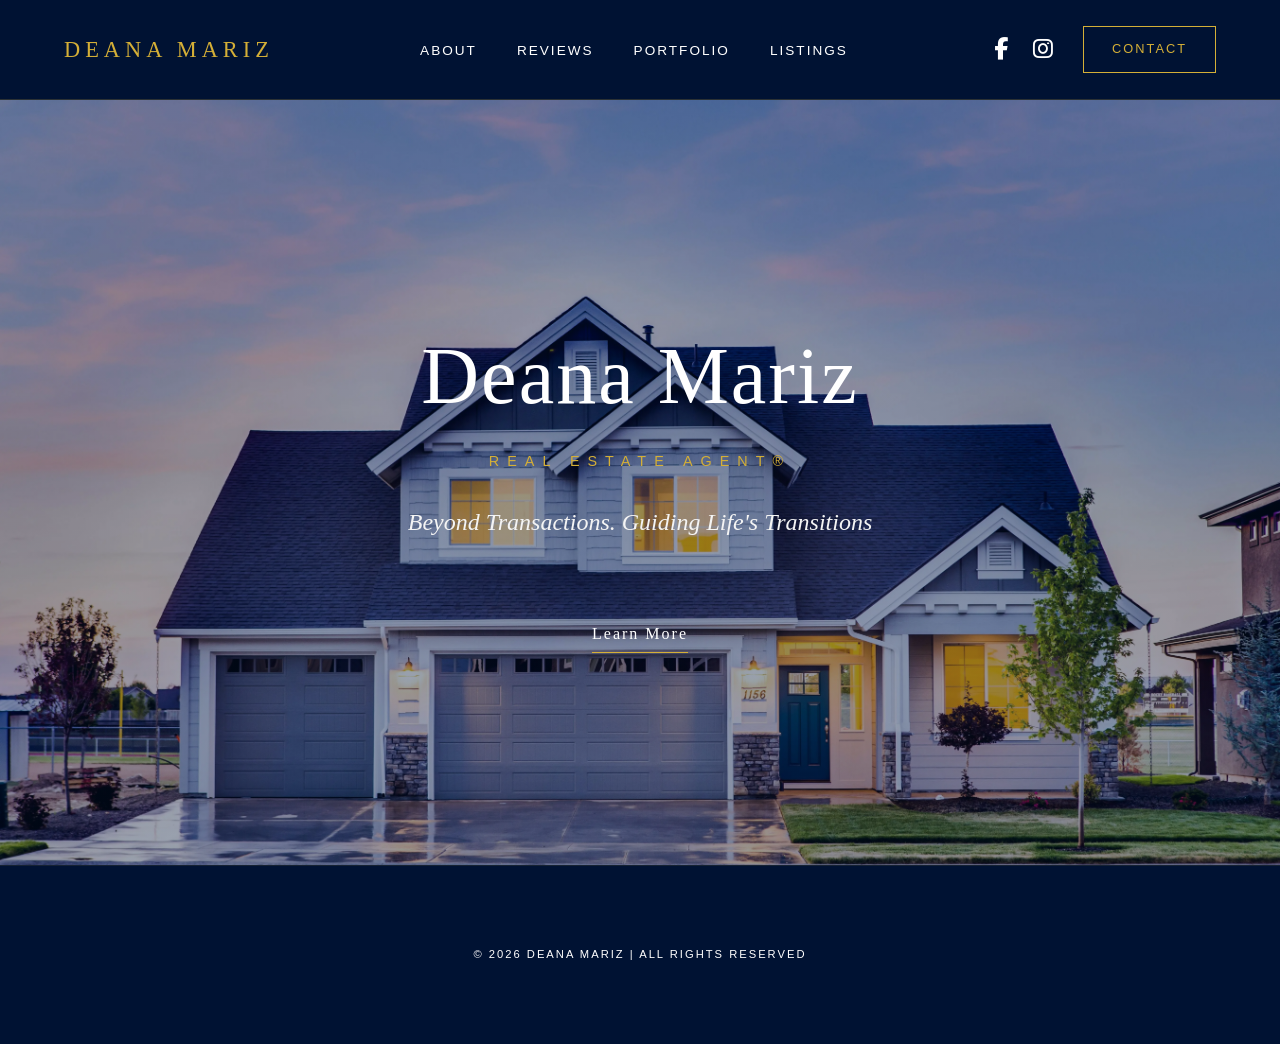
<file: index.html>
<!DOCTYPE html>
<html lang="en">
<head>
    <meta charset="UTF-8">
    <meta name="viewport" content="width=device-width, initial-scale=1.0">
    <meta name="description" content="Deana Mariz - Professional REAL ESTATE AGENT® providing excellence in luxury real estate services in Makati City and Metro Manila.">
    <link rel="icon" type="Images/webp" href="./Images/logo.webp" alt="Deana Mariz Logo" width="150" height="150">
    <title>Home | Deana Mariz</title>
    <link rel="preload" as="image" href="Images/hero-bg.webp" media="(min-width: 769px)">
    <link rel="preload" as="image" href="Images/hero-bg-mobile.webp" media="(max-width: 768px)">
    <link rel="stylesheet" href="https://cdnjs.cloudflare.com/ajax/libs/font-awesome/6.5.1/css/all.min.css" media="print" onload="this.media='all'">
    <noscript><link rel="stylesheet" href="https://cdnjs.cloudflare.com/ajax/libs/font-awesome/6.5.1/css/all.min.css"></noscript>
    <link rel="stylesheet" href="style.css">
</head>
<body>
    <nav class="navbar">
        <div class="logo">
            <a href="index.html">DEANA MARIZ</a>
        </div>

        <div class="menu-toggle" id="mobile-menu">
            <span class="bar"></span>
            <span class="bar"></span>
            <span class="bar"></span>
        </div>

        <ul class="nav-links">
            <li><a href="about.html">About</a></li>
            <li><a href="reviews.html">Reviews</a></li>
            <li><a href="portfolio.html">Portfolio</a></li>
            <li><a href="listings.html">Listings</a></li>
        </ul>

        <div class="nav-right">
            <div class="social-links">
                <a href="https://www.facebook.com/deana.padullon" target="_blank" aria-label="Facebook"><i class="fa-brands fa-facebook-f"></i></a>
                <a href="https://www.instagram.com/deanabytldc/" target="_blank" aria-label="Instagram"><i class="fa-brands fa-instagram"></i></a>
            </div>
            <a href="contact.html" class="contact-box">Contact</a>
        </div>
    </nav>

    <header class="hero">
        <div class="hero-overlay">
            <div class="hero-content">
                <h1>Deana Mariz</h1>
                <p class="hero-subtitle">REAL ESTATE AGENT®</p>
                <h2 class="hero-tagline">Beyond Transactions. Guiding Life's Transitions</h2>
                <a href="about.html" class="learn-more-btn" aria-label="Learn more about Deana Mariz">Learn More</a>
            </div>
        </div>
    </header>

    <footer>&copy; 2026 Deana Mariz | All Rights Reserved</footer>

    <script src="script.js"></script>
</body>
</html>
</file>
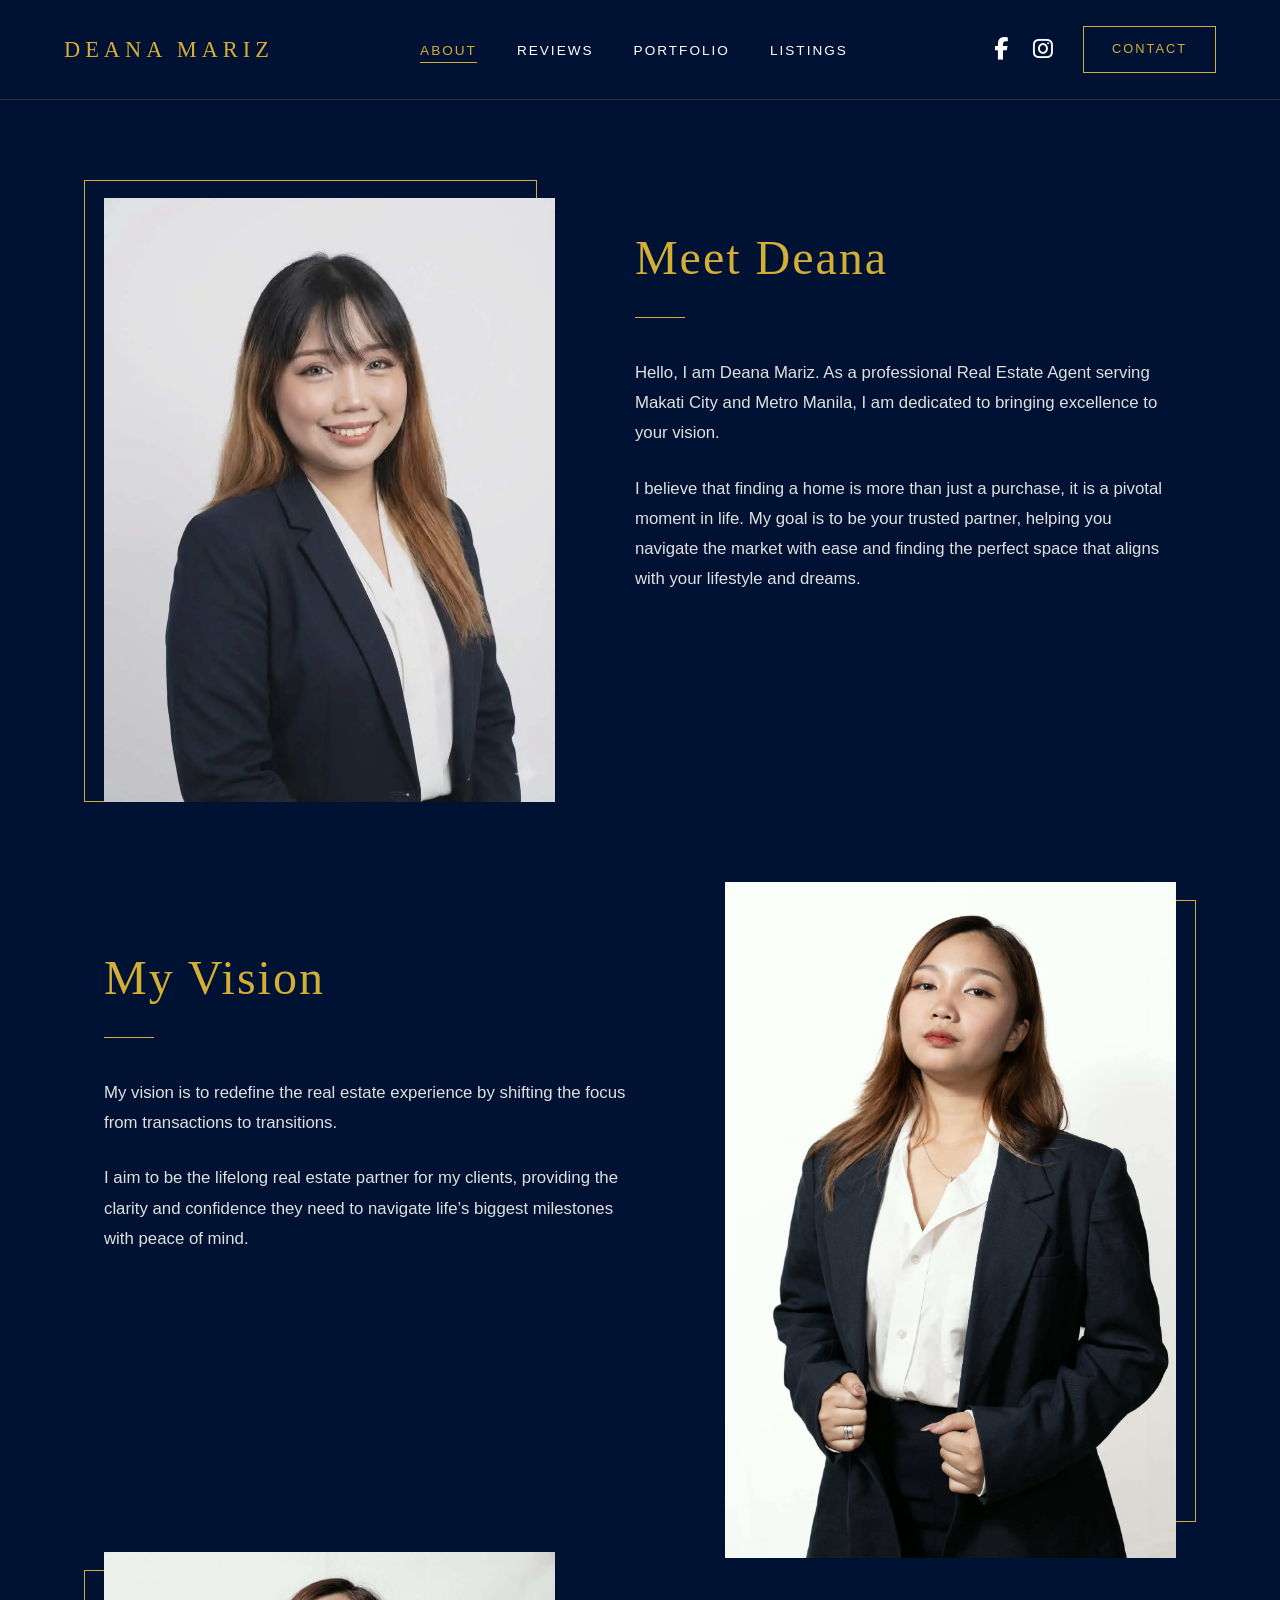
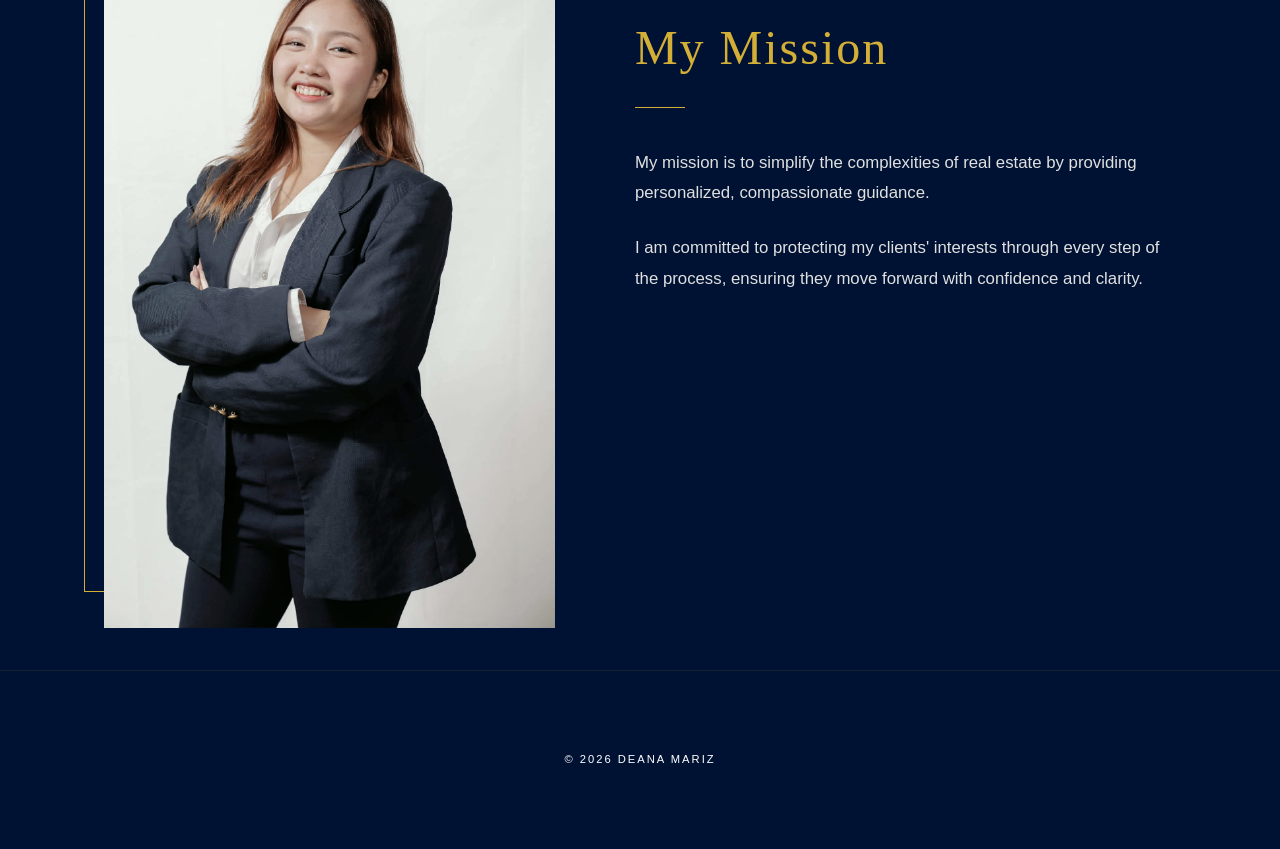
<file: about.html>
<!DOCTYPE html>
<html lang="en">
<head>
    <meta charset="UTF-8">
    <meta name="viewport" content="width=device-width, initial-scale=1.0">
    <link rel="icon" type="Images/webp" href="./Images/logo.webp" alt="Deana Mariz Logo" width="150" height="150">
    <title>About | Deana Mariz</title>
    <link rel="stylesheet" href="https://cdnjs.cloudflare.com/ajax/libs/font-awesome/6.5.1/css/all.min.css" media="print" onload="this.media='all'">
    <noscript><link rel="stylesheet" href="https://cdnjs.cloudflare.com/ajax/libs/font-awesome/6.5.1/css/all.min.css"></noscript>
    <link rel="stylesheet" href="style.css">
</head>
<body>
    <nav class="navbar">
        <div class="logo">
            <a href="index.html">DEANA MARIZ</a>
        </div>

        <div class="menu-toggle" id="mobile-menu">
            <span class="bar"></span>
            <span class="bar"></span>
            <span class="bar"></span>
        </div>

        <ul class="nav-links">
            <li><a href="about.html">About</a></li>
            <li><a href="reviews.html">Reviews</a></li>
            <li><a href="portfolio.html">Portfolio</a></li>
            <li><a href="listings.html">Listings</a></li>
        </ul>

        <div class="nav-right">
            <div class="social-links">
                <a href="https://www.facebook.com/deana.padullon" target="_blank" aria-label="Facebook"><i class="fa-brands fa-facebook-f"></i></a>
                <a href="https://www.instagram.com/deanabytldc/" target="_blank" aria-label="Instagram"><i class="fa-brands fa-instagram"></i></a>
            </div>
            <a href="contact.html" class="contact-box">Contact</a>
        </div>
    </nav>

    <main class="container">
        
        <div class="about-grid">
            <div class="about-image-container">
                <div style="background: #001f4d; width: 100%; height: 600px; display: flex; align-items: center; justify-content: center; color: #D4AF37;">
                    <img src="Images/profile 1.webp" alt="Portrait of Deana Mariz" class="profile-img" width="800" height="600" loading="lazy">
                </div>
            </div>
            <div class="about-text">
                <h1>Meet Deana</h1>
                <div class="divider"></div>
                <p>Hello, I am Deana Mariz. As a professional Real Estate Agent serving Makati City and Metro Manila, I am dedicated to bringing excellence to your vision.</p>
                <p>I believe that finding a home is more than just a purchase, it is a pivotal moment in life. My goal is to be your trusted partner, helping you navigate the market with ease and finding the perfect space that aligns with your lifestyle and dreams.</p>
            </div>
        </div>

        <div class="mission-grid">
            <div class="about-text">
                <h1>My Vision</h1>
                <div class="divider"></div>
                <p>My vision is to redefine the real estate experience by shifting the focus from transactions to transitions.</p>
                <p>I aim to be the lifelong real estate partner for my clients, providing the clarity and confidence they need to navigate life’s biggest milestones with peace of mind.</p>
            </div>
            <div class="about-image-container">
                <div style="background: #001f4d; width: 100%; height: 600px; display: flex; align-items: center; justify-content: center; color: #D4AF37;">
                    <img src="Images/profile 2.webp" alt="Deana Mariz Vision" class="profile-img" width="800" height="600" loading="lazy">
                </div>
            </div>
        </div>

        <div class="about-grid">
            <div class="about-image-container">
                <div style="background: #001f4d; width: 100%; height: 600px; display: flex; align-items: center; justify-content: center; color: #D4AF37;">
                    <img src="Images/profile 3.webp" alt="Deana Mariz Mission" class="profile-img" width="800" height="600" loading="lazy">
                </div>
            </div>
            <div class="about-text">
                <h1>My Mission</h1>
                <div class="divider"></div>
                <p>My mission is to simplify the complexities of real estate by providing personalized, compassionate guidance.</p>
                <p>I am committed to protecting my clients' interests through every step of the process, ensuring they move forward with confidence and clarity.</p>
            </div>
        </div>

    </main>

    <footer>&copy; 2026 Deana Mariz</footer>

    <script src="script.js"></script>
</body>
</html>
</file>
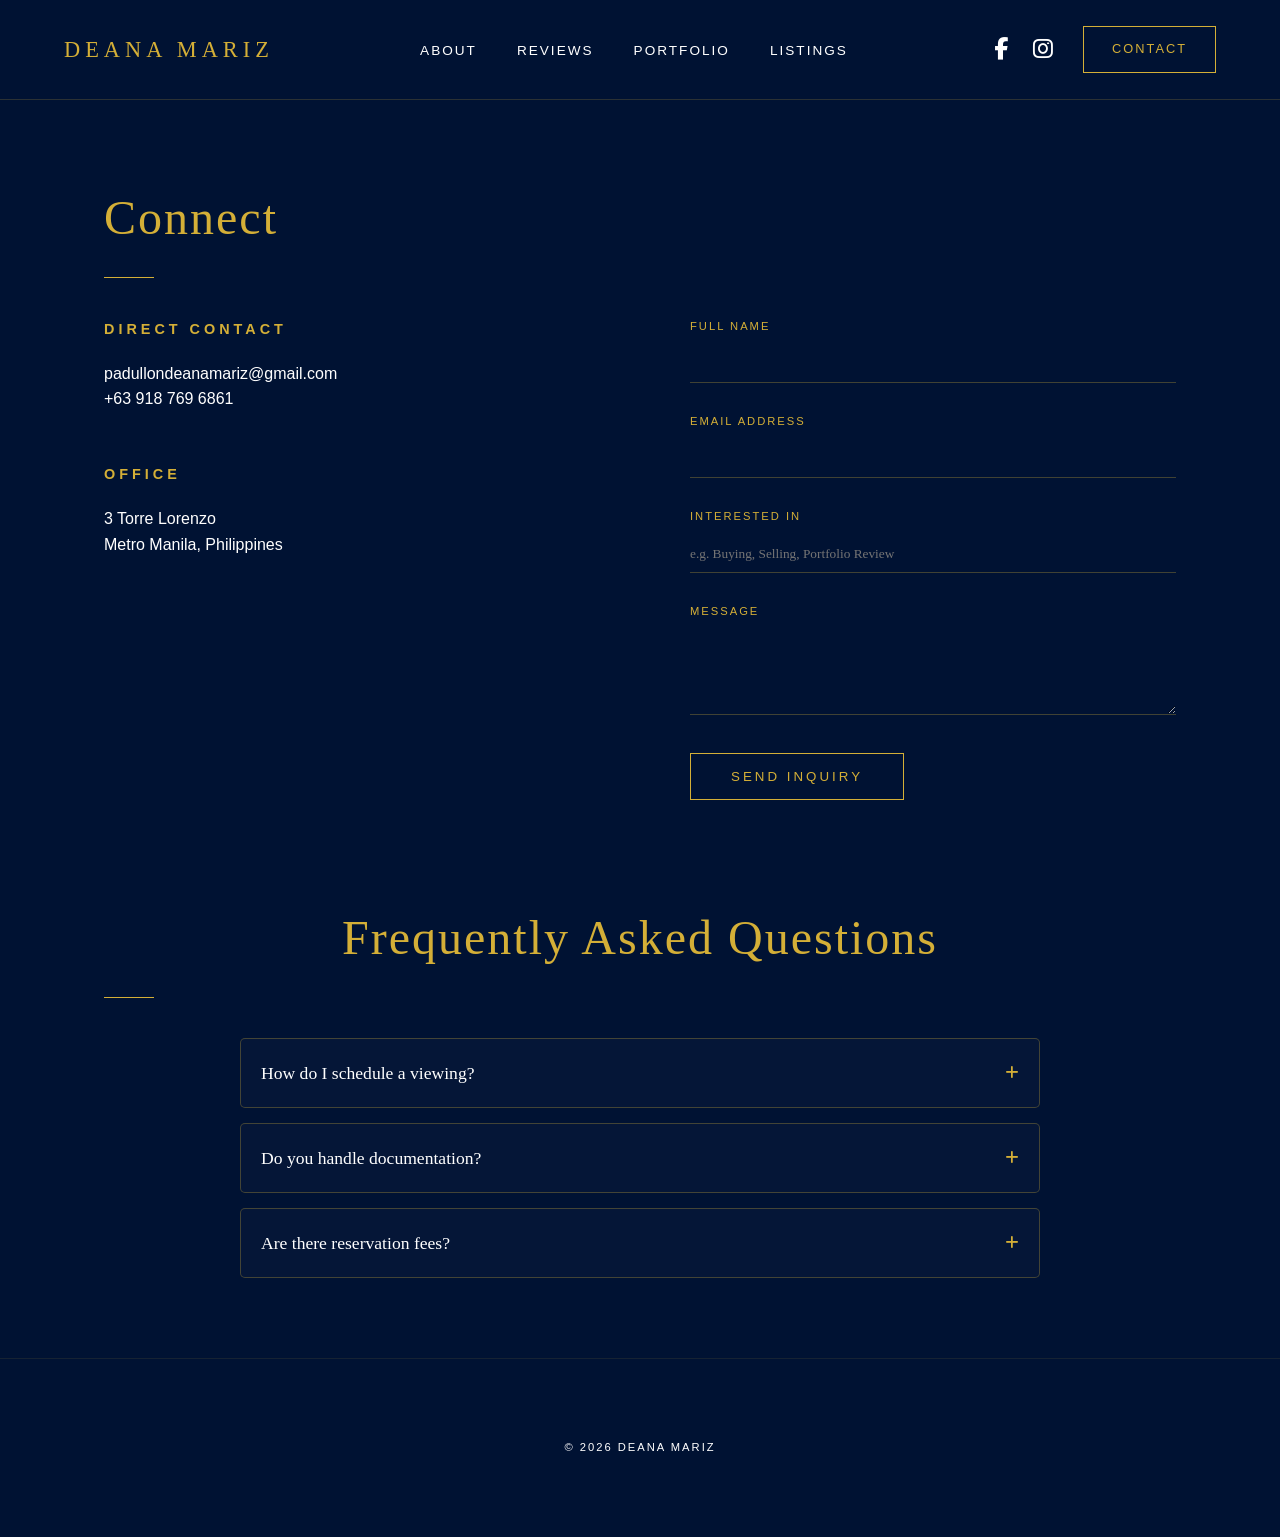
<file: contact.html>
<!DOCTYPE html>
<html lang="en">
<head>
    <meta charset="UTF-8">
    <meta name="viewport" content="width=device-width, initial-scale=1.0">
    <meta name="description" content="Contact Deana Mariz for luxury real estate inquiries, portfolio reviews, and professional property services in the Philippines.">
    <link rel="icon" type="Images/webp" href="./Images/logo.webp" alt="Deana Mariz Logo" width="150" height="150">
    <title>Contact | Deana Mariz</title>
    <link rel="stylesheet" href="https://cdnjs.cloudflare.com/ajax/libs/font-awesome/6.5.1/css/all.min.css" media="print" onload="this.media='all'">
    <noscript><link rel="stylesheet" href="https://cdnjs.cloudflare.com/ajax/libs/font-awesome/6.5.1/css/all.min.css"></noscript>
    <link rel="stylesheet" href="style.css">
</head>
<body>
    <nav class="navbar">
        <div class="logo">
            <a href="index.html">DEANA MARIZ</a>
        </div>

        <div class="menu-toggle" id="mobile-menu">
            <span class="bar"></span>
            <span class="bar"></span>
            <span class="bar"></span>
        </div>

        <ul class="nav-links">
            <li><a href="about.html">About</a></li>
            <li><a href="reviews.html">Reviews</a></li>
            <li><a href="portfolio.html">Portfolio</a></li>
            <li><a href="listings.html">Listings</a></li>
        </ul>

        <div class="nav-right">
            <div class="social-links">
                <a href="https://www.facebook.com/deana.padullon" target="_blank" aria-label="Facebook"><i class="fa-brands fa-facebook-f"></i></a>
                <a href="https://www.instagram.com/deanabytldc/" target="_blank" aria-label="Instagram"><i class="fa-brands fa-instagram"></i></a>
            </div>
            <a href="contact.html" class="contact-box">Contact</a>
        </div>
    </nav>

    <main class="container">
        <h1>Connect</h1>
        <div class="divider"></div>
        
        <div class="contact-wrapper">
        <div class="contact-info">
            <h3>Direct Contact</h3>
            <p><a href="mailto:padullondeanamariz@gmail.com" style="color: inherit; text-decoration: none;">padullondeanamariz@gmail.com</a></p>
            <p><a href="tel:+639187696861" style="color: inherit; text-decoration: none;">+63 918 769 6861</a></p>
            <br><br>
            <h3>Office</h3>
            <p>3 Torre Lorenzo</p>
            <p>Metro Manila, Philippines</p>
        </div>

            <form class="contact-form" id="inquiryForm">
    <div class="form-group">
        <label for="fullname">Full Name</label>
        <input type="text" id="fullname" name="fullname" required autocomplete="name">
    </div>
    <div class="form-group">
        <label for="email">Email Address</label>
        <input type="email" id="email" name="email" required autocomplete="email">
    </div>
    <div class="form-group">
        <label for="interest">Interested In</label>
        <input type="text" id="interest" name="interest" placeholder="e.g. Buying, Selling, Portfolio Review">
    </div>
    <div class="form-group">
        <label for="message">Message</label>
        <textarea id="message" name="message" rows="4"></textarea>
    </div>
    <button type="submit" class="btn-submit">Send Inquiry</button>
</form>
        </div>
        <div class="faq-section">
    <h1>Frequently Asked Questions</h1>
    <div class="divider"></div>

    <div class="faq-container">
        <details class="faq-card">
            <summary class="faq-question">
                <span>How do I schedule a viewing?</span>
                <i class="fa-solid fa-plus faq-icon"></i>
            </summary>
            <div class="faq-answer">
                <p>Simply fill out the contact form above with your preferred date, or call me directly at +63 918 769 6861. I are available for viewings Monday to Saturday.</p>
            </div>
        </details>

        <details class="faq-card">
            <summary class="faq-question">
                <span>Do you handle documentation?</span>
                <i class="fa-solid fa-plus faq-icon"></i>
            </summary>
            <div class="faq-answer">
                <p>Yes. I provide end-to-end assistance, including title transfers, bank loan processing, and contract preparation to ensure a hassle-free experience.</p>
            </div>
        </details>

        <details class="faq-card">
            <summary class="faq-question">
                <span>Are there reservation fees?</span>
                <i class="fa-solid fa-plus faq-icon"></i>
            </summary>
            <div class="faq-answer">
                <p>Yes, a reservation fee is required to hold the unit under your name. This is deductible from the total contract price but is generally non-refundable.</p>
            </div>
        </details>
        </div>
    </div>
    </main>

    <footer>&copy; 2026 Deana Mariz</footer>

    <script src="script.js"></script>
</body>
</html>
</file>
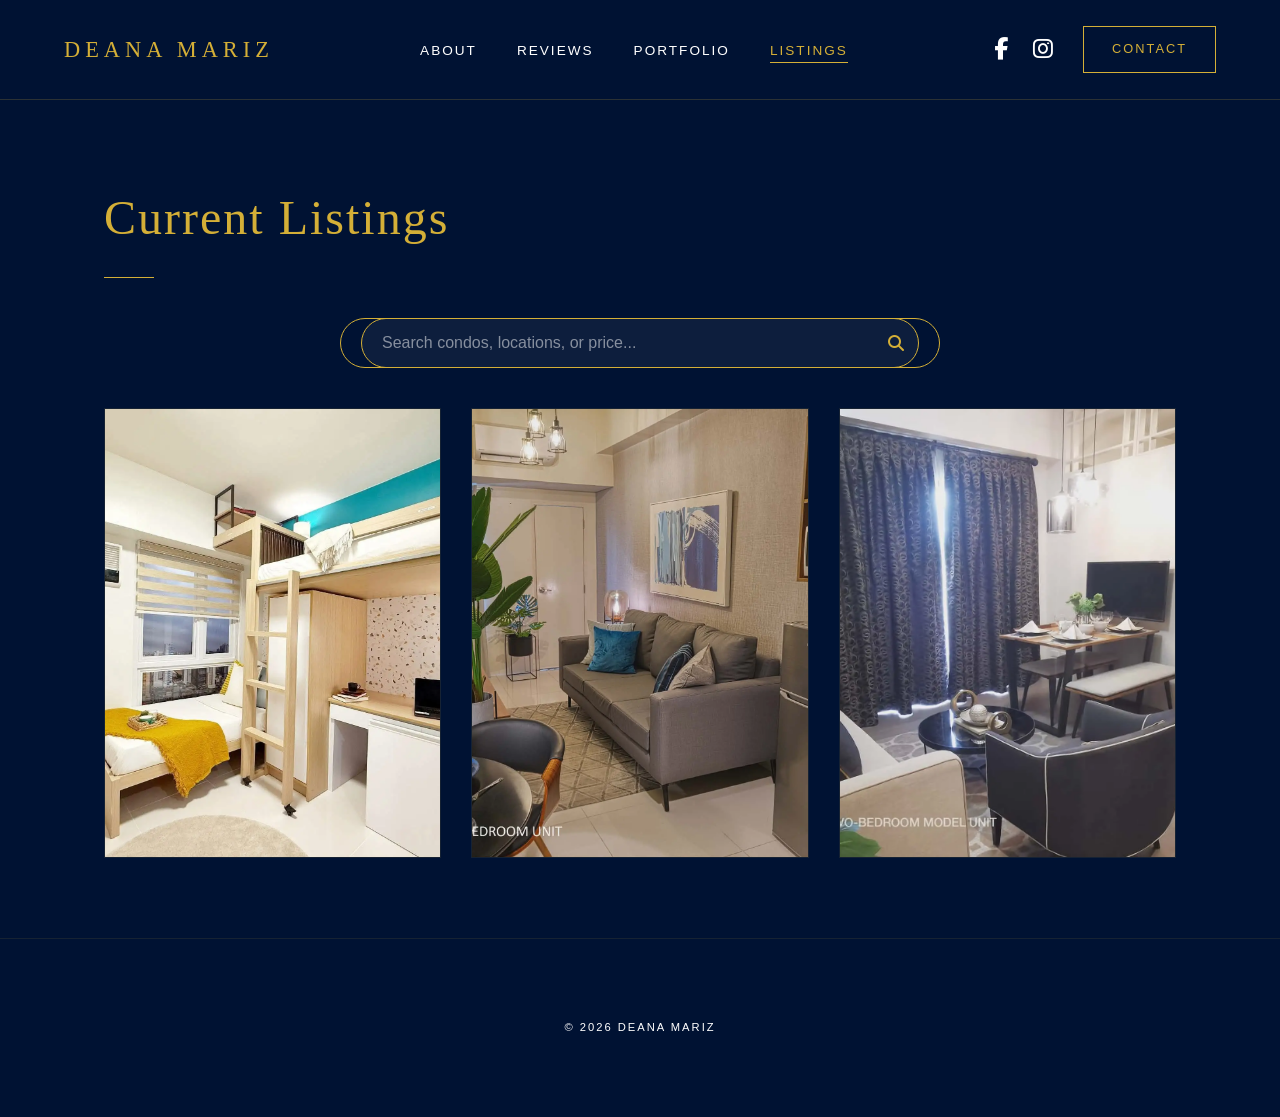
<file: listings.html>
<!DOCTYPE html>
<html lang="en">
<head>
    <meta charset="UTF-8">
    <meta name="viewport" content="width=device-width, initial-scale=1.0">
    <link rel="icon" type="Images/webp" href="./Images/logo.webp" alt="Deana Mariz Logo" width="150" height="150">
    <title>Listings | Deana Mariz</title>
    <link rel="stylesheet" href="https://cdnjs.cloudflare.com/ajax/libs/font-awesome/6.5.1/css/all.min.css" media="print" onload="this.media='all'">
    <noscript><link rel="stylesheet" href="https://cdnjs.cloudflare.com/ajax/libs/font-awesome/6.5.1/css/all.min.css"></noscript>
    <link rel="stylesheet" href="style.css">
</head>
<body>
    <nav class="navbar">
        <div class="logo">
            <a href="index.html">DEANA MARIZ</a>
        </div>
    
        <div class="menu-toggle" id="mobile-menu">
            <span class="bar"></span>
            <span class="bar"></span>
            <span class="bar"></span>
        </div>

        <ul class="nav-links">
            <li><a href="about.html">About</a></li>
            <li><a href="reviews.html">Reviews</a></li>
            <li><a href="portfolio.html">Portfolio</a></li>
            <li><a href="listings.html">Listings</a></li>
        </ul>

        <div class="nav-right">
            <div class="social-links">
                <a href="https://www.facebook.com/deana.padullon" target="_blank" aria-label="Facebook"><i class="fa-brands fa-facebook-f"></i></a>
                <a href="https://www.instagram.com/deanabytldc/" target="_blank" aria-label="Instagram"><i class="fa-brands fa-instagram"></i></a>
            </div>
            <a href="contact.html" class="contact-box">Contact</a>
        </div>
    </nav>

    <main class="container">
        <h1>Current Listings</h1>
        <div class="divider"></div>

        <div class="listing-search-wrapper">
            <div class="listing-search-box">
                <i class="fa-solid fa-magnifying-glass search-icon"></i>
                <input type="text" id="searchInput" placeholder="Search condos, locations, or price..." onkeyup="filterListings()">
            </div>
        </div>

        <div class="grid">
            <div class="portfolio-item">
                <img src="Images/listing 1.webp" alt="Vertica Studio" class="portfolio-img" width="800" height="600" loading="lazy">
                <div class="portfolio-overlay">
                    <h3>VERTICA</h3>
                    <p>Studio A</p>
                    <div class="divider" style="width: 30px; margin: 10px auto;"></div>
                    <p>Floor Area: 18 sqm</p>
                    <p class="price">Starts at ₱5.7 - 6.1 Million</p>
                </div>
            </div>

            <div class="portfolio-item">
                <img src="Images/listing 2.webp" alt="3Torre Lorenzo" class="portfolio-img" width="800" height="600" loading="lazy">
                <div class="portfolio-overlay">
                    <h3>Torre LORENZO</h3>
                    <p>One-Bedroom Unit</p>
                    <div class="divider" style="width: 30px; margin: 10px auto;"></div>
                    <p>Floor Area: 24.1 - 37.5 sqm</p>
                    <p class="price">Starts at ₱ 5.7 Million</p>
                </div>
            </div>

            <div class="portfolio-item">
                <img src="Images/listing 3.webp" alt="Tierra Lorenzo" class="portfolio-img" width="800" height="600" loading="lazy">
                <div class="portfolio-overlay">
                    <h3>Tierra LORENZO</h3>
                    <p>Two-Bedroom Unit</p>
                    <div class="divider" style="width: 30px; margin: 10px auto;"></div>
                    <p>Floor Area: 45.3 sqm</p>
                    <p class="price">Starts at ₱ 10.7 Million</p>
                </div>
            </div>
        </div>
    </main>

    <footer>&copy; 2026 Deana Mariz</footer>

    <script src="script.js"></script>
</body>
</html>
</file>
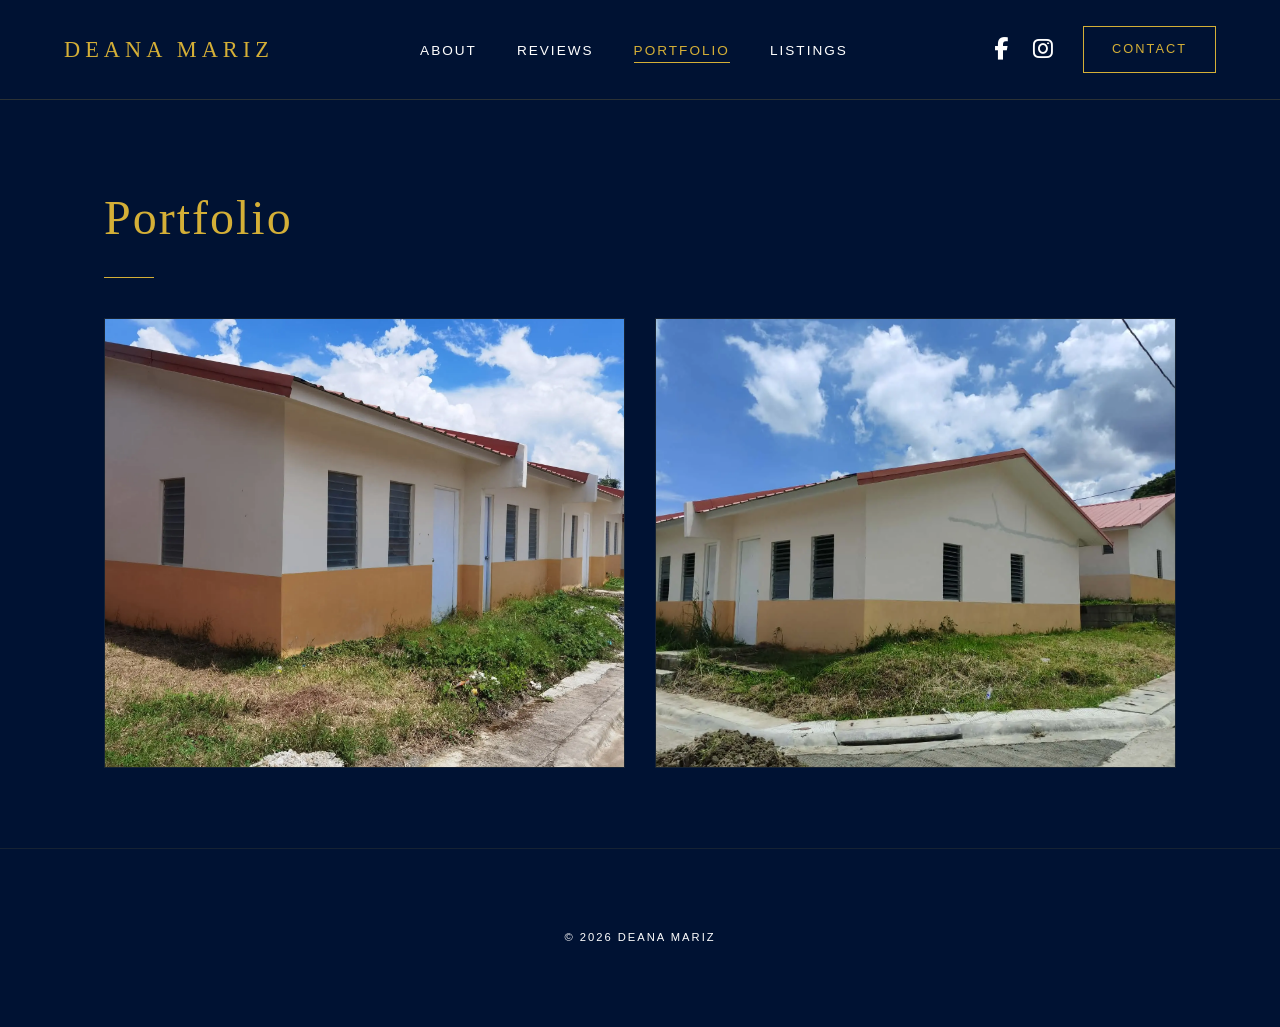
<file: portfolio.html>
<!DOCTYPE html>
<html lang="en">
<head>
    <meta charset="UTF-8">
    <meta name="viewport" content="width=device-width, initial-scale=1.0">
    <link rel="icon" type="Images/webp" href="./Images/logo.webp" alt="Deana Mariz Logo" width="150" height="150">
    <title>Portfolio | Deana Mariz</title>
    <link rel="stylesheet" href="https://cdnjs.cloudflare.com/ajax/libs/font-awesome/6.5.1/css/all.min.css" media="print" onload="this.media='all'">
    <noscript><link rel="stylesheet" href="https://cdnjs.cloudflare.com/ajax/libs/font-awesome/6.5.1/css/all.min.css"></noscript>
    <link rel="stylesheet" href="style.css">
</head>
<body>
    <nav class="navbar">
        <div class="logo">
            <a href="index.html">DEANA MARIZ</a>
        </div>

        <div class="menu-toggle" id="mobile-menu">
            <span class="bar"></span>
            <span class="bar"></span>
            <span class="bar"></span>
        </div>

        <ul class="nav-links">
            <li><a href="about.html">About</a></li>
            <li><a href="reviews.html">Reviews</a></li>
            <li><a href="portfolio.html">Portfolio</a></li>
            <li><a href="listings.html">Listings</a></li>
        </ul>

        <div class="nav-right">
            <div class="social-links">
                <a href="https://www.facebook.com/deana.padullon" target="_blank" aria-label="Facebook"><i class="fa-brands fa-facebook-f"></i></a>
                <a href="https://www.instagram.com/deanabytldc/" target="_blank" aria-label="Instagram"><i class="fa-brands fa-instagram"></i></a>
            </div>
            <a href="contact.html" class="contact-box">Contact</a>
        </div>
    </nav>

    <main class="container">
        <h1>Portfolio</h1>
        <div class="divider"></div>
        <div class="grid">
            <div class="portfolio-item">
                <img src="Images/portfolio 1.webp" alt="Tangerine Duplex Project" class="portfolio-img" width="800" height="600" loading="lazy">
                <div class="portfolio-overlay">
                    <h3>Tangerine Duplex</h3>
                    <p>Naic Country Homes</p>
                    <p>Brgy. Malainen, Luma, Naic, Cavite</p>
                    <div class="divider" style="width: 30px; margin: 10px auto;"></div>
                    <p>Lot Area: 74.25 sqm</p>
                    <p>Floor Area: 32 sqm</p>
                    <p class="price">Sold for ₱978,000</p>
                </div>
            </div>

            <div class="portfolio-item">
                <img src="Images/portfolio 2.webp" alt="Tangerine Duplex Project" class="portfolio-img" width="800" height="600" loading="lazy">
                <div class="portfolio-overlay">
                    <h3>Tangerine Duplex</h3>
                    <p>Naic Country Homes</p>
                    <p>Brgy. Malainen, Luma, Naic, Cavite</p>
                    <div class="divider" style="width: 30px; margin: 10px auto;"></div>
                    <p>Lot Area: 74.25 sqm</p>
                    <p>Floor Area: 32 sqm</p>
                    <p class="price">Sold for ₱978,000</p>
                </div>
            </div>
        </div>
    </main>

    <footer>&copy; 2026 Deana Mariz</footer>

    <script src="script.js"></script>
</body>
</html>
</file>
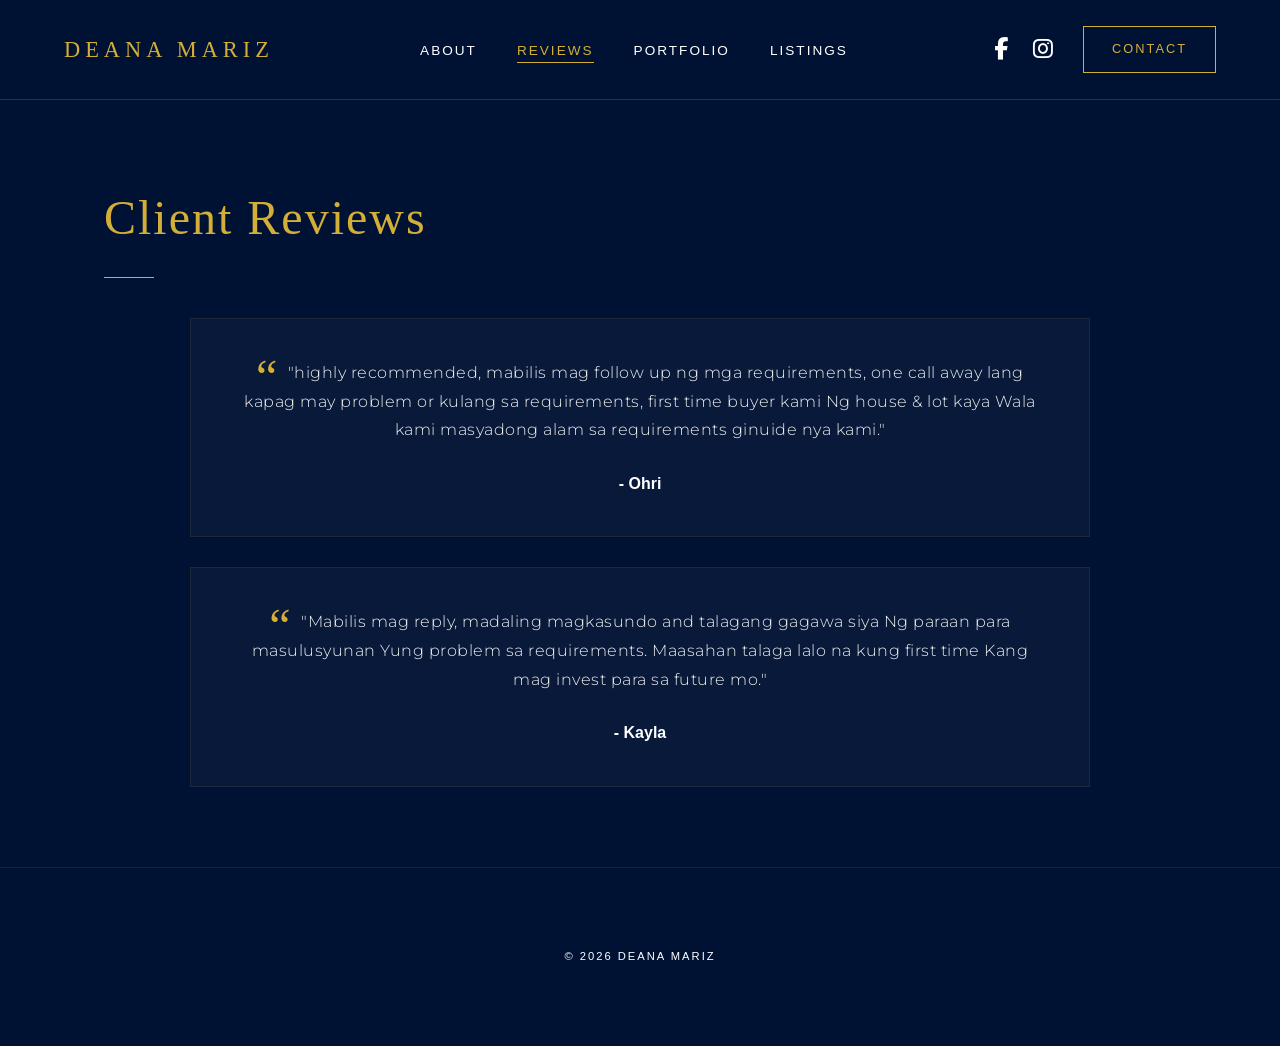
<file: reviews.html>
<!DOCTYPE html>
<html lang="en">
<head>
    <meta charset="UTF-8">
    <meta name="viewport" content="width=device-width, initial-scale=1.0">
    <link rel="icon" type="Images/webp" href="./Images/logo.webp" alt="Deana Mariz Logo" width="150" height="150">
    <title>Reviews | Deana Mariz</title>
    <link rel="preconnect" href="https://fonts.googleapis.com">
    <link rel="preconnect" href="https://fonts.gstatic.com" crossorigin>
    <link href="https://fonts.googleapis.com/css2?family=Montserrat:wght@300;400;500&display=swap" rel="stylesheet">
    <link rel="stylesheet" href="https://cdnjs.cloudflare.com/ajax/libs/font-awesome/6.5.1/css/all.min.css" media="print" onload="this.media='all'">
    <noscript><link rel="stylesheet" href="https://cdnjs.cloudflare.com/ajax/libs/font-awesome/6.5.1/css/all.min.css"></noscript>
    <link rel="stylesheet" href="style.css">
</head>
<body>
    <nav class="navbar">
        <div class="logo">
            <a href="index.html">DEANA MARIZ</a>
        </div>

        <div class="menu-toggle" id="mobile-menu">
            <span class="bar"></span>
            <span class="bar"></span>
            <span class="bar"></span>
        </div>

        <ul class="nav-links">
            <li><a href="about.html">About</a></li>
            <li><a href="reviews.html">Reviews</a></li>
            <li><a href="portfolio.html">Portfolio</a></li>
            <li><a href="listings.html">Listings</a></li>
        </ul>

        <div class="nav-right">
            <div class="social-links">
                <a href="https://www.facebook.com/deana.padullon" target="_blank" aria-label="Facebook"><i class="fa-brands fa-facebook-f"></i></a>
                <a href="https://www.instagram.com/deanabytldc/" target="_blank" aria-label="Instagram"><i class="fa-brands fa-instagram"></i></a>
            </div>
            <a href="contact.html" class="contact-box">Contact</a>
        </div>
    </nav>

    <main class="container">
        <h1>Client Reviews</h1>
        <div class="divider"></div>
        <div style="max-width: 900px; margin: auto;">
            <div style="max-width: 900px; margin: auto;">
                <div class="review-card">
                    <p>"highly recommended, mabilis mag follow up ng mga requirements, one call away lang kapag may problem or kulang sa requirements, first time buyer kami Ng house & lot kaya Wala kami masyadong alam sa requirements ginuide nya kami."</p>
                    <br><strong>- Ohri</strong>
                </div>
                <div class="review-card">
                    <p>"Mabilis mag reply, madaling magkasundo and talagang gagawa siya Ng paraan para masulusyunan Yung problem sa requirements. Maasahan talaga lalo na kung first time Kang mag invest para sa future mo."</p>
                    <br><strong>- Kayla</strong>
                </div>
            </div>
        </div>
    </main>

    <footer>&copy; 2026 Deana Mariz</footer>

    <script src="script.js"></script>
</body>
</html>
</file>
<file: style.css>
html {
    scroll-behavior: smooth;
}

* {
    margin: 0;
    padding: 0;
    box-sizing: border-box;
}

body {
    font-family: 'Segoe UI', Tahoma, Geneva, Verdana, sans-serif;
    line-height: 1.6;
    background-color: #001233;
    color: #ffffff;
    overflow-x: hidden;
    font-size: 16px;
}

h1 {
    font-family: 'Georgia', serif;
    font-size: 3rem;
    font-weight: 300;
    letter-spacing: 2px;
    margin-bottom: 10px;
    color: #D4AF37;
}

.navbar {
    display: flex;
    justify-content: space-between;
    align-items: center;
    padding: 0 5%;
    background: #001233;
    position: sticky;
    top: 0;
    z-index: 1000;
    height: 100px;
    border-bottom: 1px solid rgba(212, 175, 55, 0.2);
}

.logo {
    white-space: nowrap;
}

.logo a {
    font-family: 'Georgia', serif;
    font-size: 1.4rem;
    color: #D4AF37;
    text-decoration: none;
    letter-spacing: 5px;
    text-transform: uppercase;
    font-weight: 300;
}

.nav-links {
    display: flex;
    list-style: none;
    gap: 40px;
}

.nav-links a {
    color: #ffffff;
    text-decoration: none;
    font-size: 0.85rem;
    text-transform: uppercase;
    letter-spacing: 2px;
    position: relative;
    padding-bottom: 5px;
}

.nav-links a::after {
    content: '';
    position: absolute;
    width: 0;
    height: 1px;
    bottom: 0;
    left: 0;
    background-color: #D4AF37;
    transition: width 0.3s ease;
}

.nav-links a:hover::after {
    width: 100%;
}

.nav-links a:hover {
    color: #D4AF37;
}

.nav-links a.active {
    color: #D4AF37;
}

.nav-links a.active::after {
    width: 100%;
}

.nav-right {
    display: flex;
    align-items: center;
    gap: 30px;
}

.contact-box {
    border: 1px solid #D4AF37;
    color: #D4AF37;
    padding: 12px 28px;
    text-decoration: none;
    font-size: 0.8rem;
    text-transform: uppercase;
    letter-spacing: 2px;
    transition: 0.4s;
}

.contact-box:hover {
    background: #D4AF37;
    color: #001233;
}

.menu-toggle {
    display: none;
    flex-direction: column;
    cursor: pointer;
    gap: 6px;
}

.bar {
    width: 28px;
    height: 1px;
    background-color: #D4AF37;
    transition: 0.3s;
}

.hero {
    position: relative;
    height: 85vh;
    background: linear-gradient(rgba(0,18,51,0.4), rgba(0,18,51,0.4)), url('Images/hero-bg.webp') no-repeat center center/cover;
    display: flex;
    align-items: center;
    justify-content: center;
    text-align: center;
}

.hero-content h1 {
    font-family: 'Georgia', serif;
    font-size: clamp(3rem, 8vw, 5rem);
    color: #fff;
    font-weight: 300;
    margin-bottom: 10px;
}

.hero-subtitle {
    font-size: 0.9rem;
    letter-spacing: 8px;
    margin-bottom: 30px;
    color: #D4AF37;
    text-transform: uppercase;
}

.hero-tagline {
    font-family: 'Georgia', serif;
    font-size: 1.5rem;
    font-style: italic;
    font-weight: 300;
    margin-bottom: 40px;
    color: #f4f4f4;
}

.learn-more-btn {
    display: inline-block;
    border-bottom: 1px solid #D4AF37;
    color: #fff;
    padding: 10px 0;
    padding-bottom: 5px;
    margin-top: 30px;
    text-decoration: none;
    font-family: 'Georgia', serif;
    font-size: 1rem;
    letter-spacing: 2px;
    transition: 0.3s;
}

.learn-more-btn:hover {
    letter-spacing: 4px;
    color: #D4AF37;
}

.container {
    max-width: 1200px;
    margin: 80px auto;
    padding: 0 5%;
}

.divider {
    width: 50px;
    height: 1px;
    background: #D4AF37;
    margin: 20px 0 40px 0;
}

.grid {
    display: grid;
    grid-template-columns: repeat(auto-fit, minmax(300px, 1fr));
    gap: 30px;
}

.placeholder-box {
    background: #001f4d;
    height: 450px;
    display: flex;
    flex-direction: column;
    align-items: center;
    justify-content: flex-end;
    padding-bottom: 30px;
    border: 1px solid rgba(212, 175, 55, 0.1);
    color: #D4AF37;
    text-transform: uppercase;
    letter-spacing: 2px;
    font-size: 0.8rem;
    transition: 0.5s ease;
}

.placeholder-box:hover {
    border: 1px solid rgba(212, 175, 55, 0.5);
    background: #002a66;
    cursor: pointer;
}

.review-card {
    background: rgba(255, 255, 255, 0.03);
    padding: 40px;
    margin-bottom: 30px;
    border: 1px solid rgba(212, 175, 55, 0.1);
    text-align: center;
}

.review-card p {
    font-style: normal;
    font-family: 'Montserrat', sans-serif;
    font-size: 1rem;
    letter-spacing: 0.5px;
    line-height: 1.8;
    color: #f0f0f0;
    font-weight: 300;
}

.review-card p::before {
    content: "“";
    font-family: 'Georgia', serif;
    font-size: 3rem;
    color: #D4AF37;
    line-height: 0;
    vertical-align: -15px;
    margin-right: 10px;
}

.social-links {
    display: flex;
    gap: 25px;
    align-items: center;
}

.social-links a {
    color: #ffffff;
    font-size: 1.4rem;
    text-decoration: none;
    transition: transform 0.3s ease, color 0.3s ease;
    display: inline-block;
}

.social-links a:hover {
    color: #D4AF37;
    transform: translateY(-3px);
}

.about-grid {
    display: grid;
    grid-template-columns: 1fr 1.2fr;
    gap: 80px;
    align-items: flex-start;
    margin-top: 50px;
}

.about-image-container {
    position: relative;
    padding-top: 20px;
}

.about-image-container::before {
    content: "";
    position: absolute;
    top: 0;
    left: -20px;
    width: 100%;
    height: 100%;
    border: 1px solid #D4AF37;
    z-index: -1;
}

.profile-img {
    width: 100%;
    height: auto;
    display: block;
    filter: grayscale(20%);
}

.about-text {
    padding-top: 40px;
}

.about-text p {
    margin-bottom: 25px;
    font-size: 1.05rem;
    color: #e0e0e0;
    line-height: 1.8;
}

.mission-grid {
    display: grid;
    grid-template-columns: 1.2fr 1fr;
    gap: 80px;
    align-items: flex-start;
    margin-top: 100px;
}

.mission-grid .about-image-container::before {
    left: auto;
    right: -20px;
}

.contact-wrapper {
    display: grid;
    grid-template-columns: 1fr 1fr;
    gap: 100px;
}

.contact-info h3 {
    text-transform: uppercase;
    letter-spacing: 4px;
    font-size: 0.9rem;
    margin-bottom: 20px;
    color: #D4AF37;
}

.contact-form .form-group {
    margin-bottom: 30px;
}

.contact-form label {
    display: block;
    text-transform: uppercase;
    font-size: 0.7rem;
    letter-spacing: 2px;
    margin-bottom: 10px;
    color: #D4AF37;
}

.contact-form input,
.contact-form textarea {
    width: 100%;
    background: transparent;
    border: none;
    border-bottom: 1px solid rgba(212, 175, 55, 0.3);
    color: #fff;
    padding: 10px 0;
    font-family: 'Georgia', serif;
    outline: none;
    transition: border-color 0.3s;
}

.contact-form input:focus,
.contact-form textarea:focus {
    border-bottom: 1px solid #D4AF37;
}

.btn-submit {
    background: transparent;
    border: 1px solid #D4AF37;
    color: #D4AF37;
    padding: 15px 40px;
    text-transform: uppercase;
    letter-spacing: 3px;
    cursor: pointer;
    transition: 0.4s;
}

.btn-submit:hover {
    background: #D4AF37;
    color: #001233;
}

.portfolio-item {
    position: relative;
    overflow: hidden;
    height: 450px;
    border: 1px solid rgba(212, 175, 55, 0.1);
}

.portfolio-img {
    width: 100%;
    height: 100%;
    object-fit: cover;
    transition: transform 0.5s ease;
}

.portfolio-overlay {
    position: absolute;
    top: 0;
    left: 0;
    width: 100%;
    height: 100%;
    background: rgba(0, 18, 51, 0.9);
    display: flex;
    flex-direction: column;
    align-items: center;
    justify-content: center;
    opacity: 0;
    transition: opacity 0.4s ease;
    padding: 20px;
    text-align: center;
}

.portfolio-item:hover .portfolio-overlay {
    opacity: 1;
}

.portfolio-item:hover .portfolio-img {
    transform: scale(1.1);
}

.portfolio-overlay h3 {
    color: #D4AF37;
    font-family: 'Georgia', serif;
    font-size: 1.5rem;
    margin-bottom: 10px;
    text-transform: uppercase;
    letter-spacing: 2px;
}

.portfolio-overlay p {
    color: #fff;
    font-size: 0.9rem;
    margin-bottom: 5px;
}

.portfolio-overlay .price {
    color: #D4AF37;
    font-weight: bold;
    margin-top: 10px;
    font-size: 1.1rem;
}

.custom-modal-overlay {
    position: fixed;
    top: 0;
    left: 0;
    width: 100%;
    height: 100%;
    background: rgba(0, 18, 51, 0.85);
    display: flex;
    justify-content: center;
    align-items: center;
    z-index: 3000;
    opacity: 0;
    visibility: hidden;
    transition: opacity 0.4s ease;
}

.custom-modal {
    background: #001233;
    border: 2px solid #D4AF37;
    padding: 50px;
    text-align: center;
    max-width: 450px;
    width: 90%;
    box-shadow: 0 15px 40px rgba(0, 0, 0, 0.6);
    transform: translateY(30px);
    transition: transform 0.4s cubic-bezier(0.175, 0.885, 0.32, 1.275);
}

.custom-modal-overlay.active {
    opacity: 1;
    visibility: visible;
}

.custom-modal-overlay.active .custom-modal {
    transform: translateY(0);
}

.modal-icon {
    font-size: 3rem;
    color: #D4AF37;
    margin-bottom: 20px;
}

.custom-modal h2 {
    font-family: 'Georgia', serif;
    color: #fff;
    margin-bottom: 15px;
    font-size: 1.8rem;
}

.custom-modal p {
    color: #e0e0e0;
    margin-bottom: 30px;
    font-size: 1rem;
}

.modal-close-btn {
    background: #D4AF37;
    color: #001233;
    border: none;
    padding: 12px 30px;
    font-size: 0.9rem;
    text-transform: uppercase;
    letter-spacing: 2px;
    cursor: pointer;
    transition: 0.3s;
    font-weight: bold;
}

.modal-close-btn:hover {
    background: #fff;
}

.scroll-top-btn {
    position: fixed;
    bottom: 30px;
    right: 30px;
    background: #D4AF37;
    color: #001233;
    border: none;
    width: 50px;
    height: 50px;
    border-radius: 50%;
    font-size: 1.2rem;
    cursor: pointer;
    opacity: 0;
    pointer-events: none;
    transition: all 0.3s ease;
    z-index: 2000;
    box-shadow: 0 4px 15px rgba(0, 0, 0, 0.3);
}

.scroll-top-btn.visible {
    opacity: 1;
    pointer-events: auto;
}

.scroll-top-btn:hover {
    transform: translateY(-5px);
    background: #fff;
    color: #D4AF37;
}

.faq-section {
    margin-top: 100px;
    margin-bottom: 50px;
    text-align: center;
    width: 100%;
}

.faq-container {
    max-width: 800px;
    margin: 0 auto;
    text-align: left;
}

.faq-card {
    background: rgba(255, 255, 255, 0.02);
    border: 1px solid rgba(212, 175, 55, 0.3);
    margin-bottom: 15px;
    border-radius: 5px;
    overflow: hidden;
    transition: all 0.3s ease;
}

.faq-card:hover {
    border-color: #D4AF37;
    background: rgba(255, 255, 255, 0.05);
}

.faq-question {
    padding: 20px;
    cursor: pointer;
    display: flex;
    justify-content: space-between;
    align-items: center;
    list-style: none;
    font-family: 'Georgia', serif;
    font-size: 1.1rem;
    color: #fff;
}

.faq-question::-webkit-details-marker {
    display: none;
}

.faq-icon {
    color: #D4AF37;
    font-size: 0.9rem;
    transition: transform 0.3s ease;
}

.faq-card[open] .faq-icon {
    transform: rotate(45deg);
}

.faq-answer {
    overflow: hidden;
    transition: all 0.3s ease-out;
    opacity: 0;
    max-height: 0;
}

.faq-answer p {
    padding: 20px;
    color: #e0e0e0;
    font-size: 0.95rem;
    line-height: 1.6;
    border-top: 1px solid rgba(212, 175, 55, 0.1);
    margin: 0;
}

.faq-card[open] .faq-answer {
    opacity: 1;
}

.search-container {
    position: relative;
    max-width: 500px;
    margin: 0 auto 40px auto;
}

#searchInput {
    width: 100%;
    padding: 15px 20px;
    padding-right: 50px;
    background: rgba(255, 255, 255, 0.05);
    border: 1px solid #D4AF37;
    color: #fff;
    font-size: 1rem;
    border-radius: 30px;
    outline: none;
    transition: 0.3s;
}

#searchInput:focus {
    background: rgba(255, 255, 255, 0.1);
    box-shadow: 0 0 10px rgba(212, 175, 55, 0.3);
}

.search-icon {
    position: absolute;
    right: 35px;
    top: 50%;
    transform: translateY(-50%);
    color: #D4AF37;
}

.search-container {
    display: flex;
    align-items: center;
    background: transparent;
    border: 1px solid rgba(212, 175, 55, 0.3);
    border-radius: 20px;
    padding: 5px 15px;
    margin-right: 20px;
    transition: 0.3s;
}

.search-container:hover,
.search-container:focus-within {
    border-color: #D4AF37;
    background: rgba(212, 175, 55, 0.05);
}

.search-container input {
    background: transparent;
    border: none;
    color: #fff;
    font-family: 'Segoe UI', sans-serif;
    width: 120px;
    outline: none;
    font-size: 0.9rem;
}

.search-container input::placeholder {
    color: rgba(255, 255, 255, 0.5);
}

.search-container button {
    background: transparent;
    border: none;
    color: #D4AF37;
    cursor: pointer;
    font-size: 1rem;
    transition: 0.3s;
}

.search-container button:hover {
    color: #fff;
    transform: scale(1.1);
}

.listing-search-wrapper {
    display: flex;
    justify-content: center;
    margin-bottom: 40px;
    width: 100%;
}

.listing-search-box {
    position: relative;
    width: 100%;
    max-width: 600px;
    height: 50px;
    background: transparent;
    border: 1px solid #D4AF37;
    border-radius: 25px;
    display: flex;
    align-items: center;
    padding: 0 20px;
    transition: all 0.3s ease;
}

.listing-search-box:hover {
    background: rgba(212, 175, 55, 0.05);
}

.listing-search-box input {
    flex: 1;
    background: transparent;
    border: none;
    outline: none;
    color: #fff;
    font-size: 1rem;
    font-family: 'Segoe UI', sans-serif;
    padding-right: 40px;
}

.listing-search-box input::placeholder {
    color: rgba(255, 255, 255, 0.5);
    font-weight: 300;
}

footer {
    padding: 80px 20px;
    text-align: center;
    border-top: 1px solid rgba(212, 175, 55, 0.1);
    letter-spacing: 2px;
    text-transform: uppercase;
    font-size: 0.7rem;
}

@keyframes fadeInUp {
    from {
        opacity: 0;
        transform: translateY(20px);
    }
    to {
        opacity: 1;
        transform: translateY(0);
    }
}

@media (min-width: 769px) {
    main {
        animation: fadeInUp 0.8s ease-out forwards;
    }
    .hero-content {
        animation: fadeInUp 1s ease-out forwards;
    }
}

@media (max-width: 1100px) and (min-width: 769px) {
    .navbar {
        padding: 0 3%;
        height: 90px;
    }
    .logo a {
        font-size: 1.2rem;
        letter-spacing: 3px;
    }
    .nav-links {
        gap: 15px;
    }
    .nav-links a {
        font-size: 0.8rem;
    }
    .social-links {
        display: flex !important;
        gap: 15px;
    }
    .social-links a {
        font-size: 1.1rem;
    }
    .nav-right {
        gap: 20px;
    }
}

@media (max-width: 768px) {
    .hero {
        background: linear-gradient(rgba(0, 18, 51, 0.4), rgba(0, 18, 51, 0.4)), url('Images/hero-bg-mobile.webp') no-repeat center center/cover;
        height: 70vh;
    }

    .navbar {
        display: grid;
        grid-template-columns: 1fr 1fr;
        grid-template-rows: auto auto;
        height: auto;
        padding: 20px 5%;
        gap: 15px;
        background: #001233;
    }

    .logo {
        grid-column: 1;
        grid-row: 1;
        justify-self: start;
        align-self: center;
    }

    .menu-toggle {
        display: flex !important;
        grid-column: 2;
        grid-row: 1;
        justify-self: end;
        align-self: center;
        z-index: 1001;
    }

    .nav-right {
        grid-column: 1 / span 2;
        grid-row: 2;
        display: flex;
        justify-content: space-between;
        align-items: center;
        border-top: 1px solid rgba(212, 175, 55, 0.15);
        padding-top: 15px;
    }

    .nav-links {
        position: fixed;
        top: 0;
        right: -100%;
        height: 100vh;
        width: 80%;
        background: #000b1a;
        flex-direction: column;
        align-items: center;
        justify-content: center;
        transition: 0.5s;
        box-shadow: -10px 0 20px rgba(0, 0, 0, 0.5);
    }

    .nav-links a {
        font-size: 1.2rem;
        padding: 15px 0;
        width: 100%;
        text-align: center;
    }

    .nav-links.active {
        right: 0;
    }

    .menu-toggle.active .bar:nth-child(2) {
        opacity: 0;
    }
    .menu-toggle.active .bar:nth-child(1) {
        transform: translateY(7px) rotate(45deg);
    }
    .menu-toggle.active .bar:nth-child(3) {
        transform: translateY(-7px) rotate(-45deg);
    }

    .about-grid {
        grid-template-columns: 1fr;
        gap: 40px;
        margin-top: 30px;
    }

    .about-image-container {
        width: 100%;
        max-width: 400px;
        margin: 0 auto;
        padding-top: 0;
    }

    .about-image-container::before {
        left: 10px;
        top: 10px;
    }

    .about-text {
        padding-top: 0;
        text-align: left;
    }

    h1 {
        font-size: 2.2rem;
    }

    .divider {
        margin: 15px 0 25px 0;
    }

    .mission-grid {
        grid-template-columns: 1fr;
        gap: 40px;
        margin-top: 50px;
    }

    .mission-grid .about-image-container {
        order: -1;
    }

    main,
    .hero-content {
        opacity: 1 !important;
        animation: none !important;
        transform: none !important;
    }

    .search-container {
        margin: 10px 0;
        width: 100%;
        justify-content: space-between;
    }

    .search-container input {
        width: 100%;
    }

    .contact-wrapper {
        display: flex !important;
        flex-direction: column !important;
        gap: 40px;
    }

    .contact-info {
        width: 100% !important;
        padding: 0 10px;
        text-align: center;
        order: 2;
    }

    .contact-form {
        width: 100% !important;
        padding: 0 10px;
        order: 1;
    }
}
</file>
